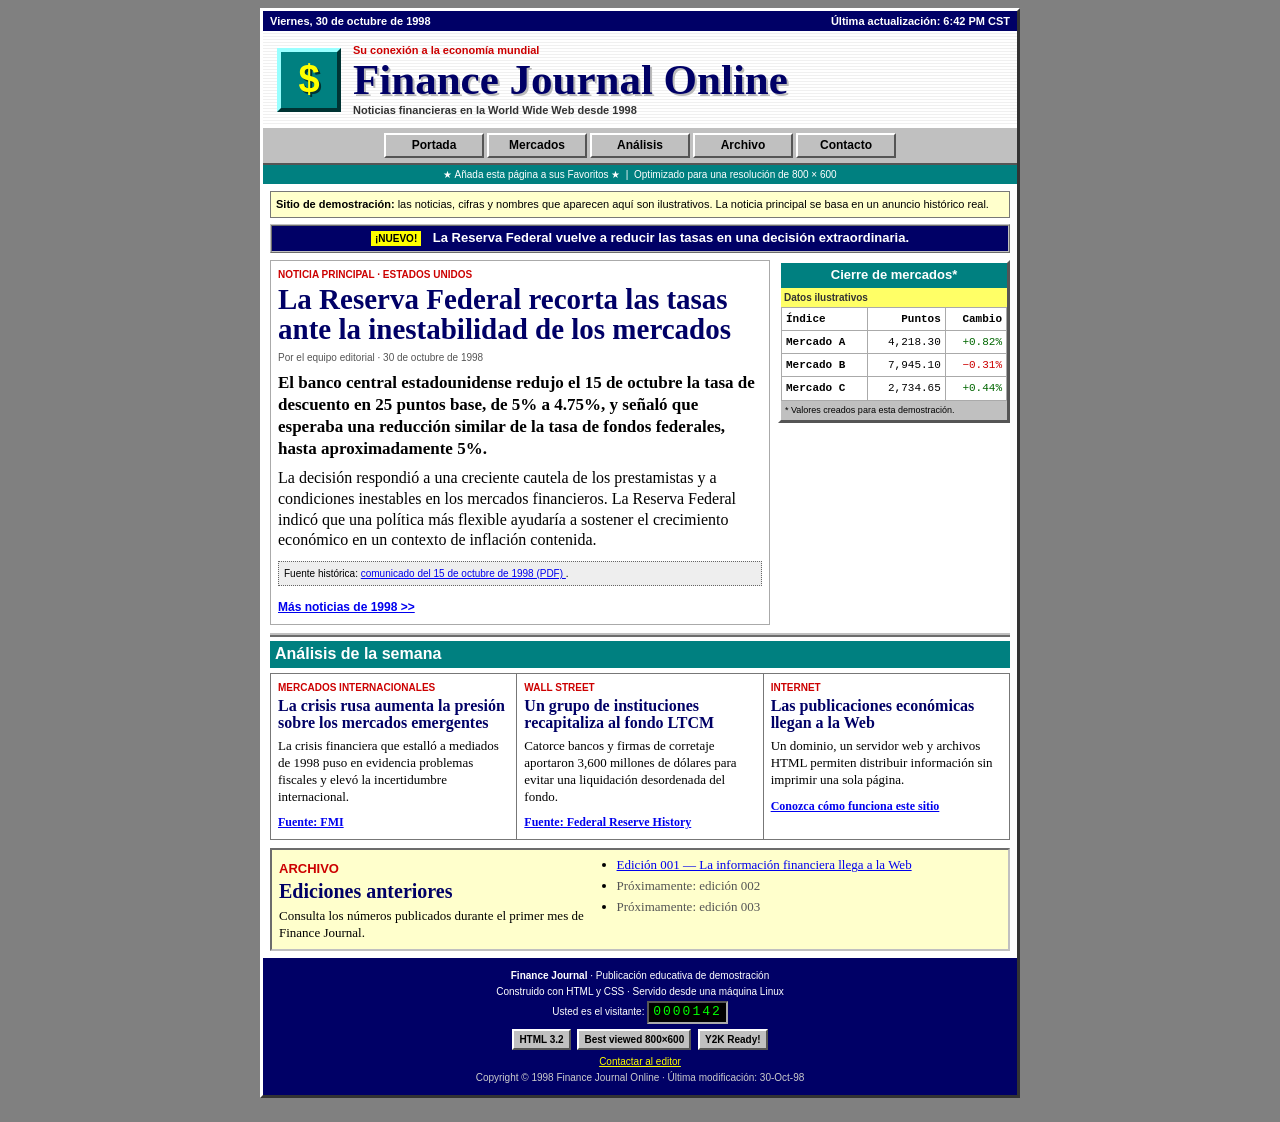
<file: app/frontend/index.html>
<!doctype html>
<html lang="es">
  <head>
    <meta charset="utf-8">
    <meta name="viewport" content="width=device-width, initial-scale=1">
    <meta name="description" content="Finance Journal, una publicación financiera estática de demostración inspirada en la web de los años noventa.">
    <title>Finance Journal — Economía y mercados</title>
    <link rel="stylesheet" href="styles.css">
  </head>
  <body>
    <a class="skip-link" href="#contenido">Ir al contenido</a>

    <div class="page-shell">
      <header class="site-header">
        <div class="utility-bar">
          <span>Viernes, 30 de octubre de 1998</span>
          <span>Última actualización: 6:42 PM CST</span>
        </div>

        <div class="brand-row">
          <div aria-hidden="true" class="brand-mark">$</div>
          <div>
            <p class="eyebrow">Su conexión a la economía mundial</p>
            <h1>Finance Journal Online</h1>
            <p class="tagline">Noticias financieras en la World Wide Web desde 1998</p>
          </div>
        </div>

        <nav aria-label="Navegación principal">
          <a href="#portada">Portada</a>
          <a href="#mercados">Mercados</a>
          <a href="#analisis">Análisis</a>
          <a href="#archivo">Archivo</a>
          <a href="#contacto">Contacto</a>
        </nav>

        <div class="browser-note">
          ★ Añada esta página a sus Favoritos ★ &nbsp;|&nbsp; Optimizado para una resolución de 800 × 600
        </div>
      </header>

      <main id="contenido">
        <aside class="demo-notice" aria-label="Aviso sobre la demostración">
          <strong>Sitio de demostración:</strong> las noticias, cifras y nombres que aparecen aquí son ilustrativos.
          La noticia principal se basa en un anuncio histórico real.
        </aside>

        <div class="breaking-news">
          <span class="new-badge">¡NUEVO!</span>
          La Reserva Federal vuelve a reducir las tasas en una decisión extraordinaria.
        </div>

        <section class="lead-grid" id="portada" aria-labelledby="headline-title">
          <article class="lead-story">
            <p class="section-label">Noticia principal · Estados Unidos</p>
            <h2 id="headline-title">La Reserva Federal recorta las tasas ante la inestabilidad de los mercados</h2>
            <p class="byline">Por el equipo editorial · 30 de octubre de 1998</p>
            <p class="summary">
              El banco central estadounidense redujo el 15 de octubre la tasa de descuento en 25 puntos
              base, de 5% a 4.75%, y señaló que esperaba una reducción similar de la tasa de fondos
              federales, hasta aproximadamente 5%.
            </p>
            <p>
              La decisión respondió a una creciente cautela de los prestamistas y a condiciones
              inestables en los mercados financieros. La Reserva Federal indicó que una política más
              flexible ayudaría a sostener el crecimiento económico en un contexto de inflación contenida.
            </p>
            <p class="source-note">
              Fuente histórica:
              <a href="https://fraser.stlouisfed.org/files/docs/historical/FOMC/meetingdocuments/19981015statement.pdf" target="_blank" rel="noreferrer">
                comunicado del 15 de octubre de 1998 (PDF)
              </a>.
            </p>
            <a class="text-link" href="#analisis">Más noticias de 1998 &gt;&gt;</a>
          </article>

          <aside class="market-box" id="mercados" aria-labelledby="market-title">
            <h2 id="market-title">Cierre de mercados*</h2>
            <table>
              <caption>Datos ilustrativos</caption>
              <thead>
                <tr>
                  <th scope="col">Índice</th>
                  <th scope="col">Puntos</th>
                  <th scope="col">Cambio</th>
                </tr>
              </thead>
              <tbody>
                <tr>
                  <th scope="row">Mercado A</th>
                  <td>4,218.30</td>
                  <td class="up">+0.82%</td>
                </tr>
                <tr>
                  <th scope="row">Mercado B</th>
                  <td>7,945.10</td>
                  <td class="down">−0.31%</td>
                </tr>
                <tr>
                  <th scope="row">Mercado C</th>
                  <td>2,734.65</td>
                  <td class="up">+0.44%</td>
                </tr>
              </tbody>
            </table>
            <p class="updated">* Valores creados para esta demostración.</p>
          </aside>
        </section>

        <section class="columns" id="analisis" aria-labelledby="analysis-title">
          <h2 id="analysis-title" class="section-heading">Análisis de la semana</h2>

          <div class="article-grid">
            <article>
              <p class="kicker">Mercados internacionales</p>
              <h3>La crisis rusa aumenta la presión sobre los mercados emergentes</h3>
              <p>La crisis financiera que estalló a mediados de 1998 puso en evidencia problemas fiscales y elevó la incertidumbre internacional.</p>
              <a href="https://www.imf.org/en/news/articles/2015/09/28/04/53/pn9967" target="_blank" rel="noreferrer">Fuente: FMI</a>
            </article>

            <article>
              <p class="kicker">Wall Street</p>
              <h3>Un grupo de instituciones recapitaliza al fondo LTCM</h3>
              <p>Catorce bancos y firmas de corretaje aportaron 3,600 millones de dólares para evitar una liquidación desordenada del fondo.</p>
              <a href="https://www.federalreservehistory.org/essays/ltcm-near-failure" target="_blank" rel="noreferrer">Fuente: Federal Reserve History</a>
            </article>

            <article>
              <p class="kicker">Internet</p>
              <h3>Las publicaciones económicas llegan a la Web</h3>
              <p>Un dominio, un servidor web y archivos HTML permiten distribuir información sin imprimir una sola página.</p>
              <a href="#archivo">Conozca cómo funciona este sitio</a>
            </article>
          </div>
        </section>

        <section class="archive" id="archivo" aria-labelledby="archive-title">
          <div>
            <p class="section-label">Archivo</p>
            <h2 id="archive-title">Ediciones anteriores</h2>
            <p>Consulta los números publicados durante el primer mes de Finance Journal.</p>
          </div>
          <ul>
            <li><a href="#portada">Edición 001 — La información financiera llega a la Web</a></li>
            <li><span>Próximamente: edición 002</span></li>
            <li><span>Próximamente: edición 003</span></li>
          </ul>
        </section>
      </main>

      <footer id="contacto">
        <p><strong>Finance Journal</strong> · Publicación educativa de demostración</p>
        <p>Construido con HTML y CSS · Servido desde una máquina Linux</p>
        <p class="counter" aria-label="Contador de visitas ilustrativo">Usted es el visitante: <span>0000142</span></p>
        <p class="web-badges"><span>HTML 3.2</span> <span>Best viewed 800×600</span> <span>Y2K Ready!</span></p>
        <p><a href="mailto:editor@example.com">Contactar al editor</a></p>
        <p class="copyright">Copyright © 1998 Finance Journal Online · Última modificación: 30-Oct-98</p>
      </footer>
    </div>
  </body>
</html>
</file>
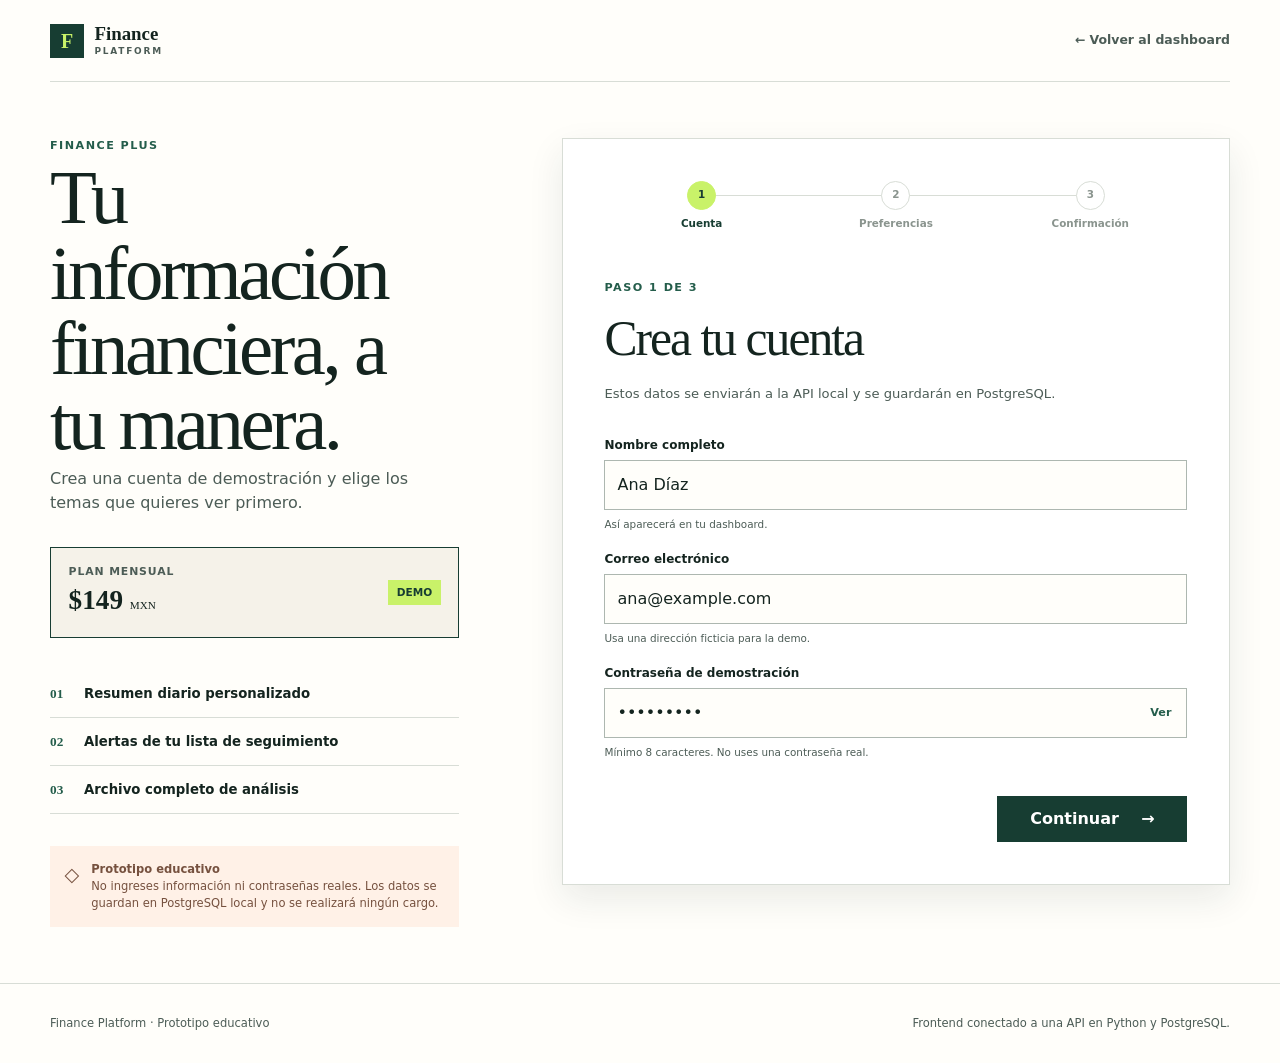
<file: app/stage-2/frontend/subscribe.html>
<!doctype html>
<html lang="es">
  <head>
    <meta charset="utf-8">
    <meta name="viewport" content="width=device-width, initial-scale=1">
    <meta name="description" content="Crea una cuenta de demostración y personaliza tu experiencia en Finance Platform.">
    <title>Crear cuenta — Finance Platform</title>
    <link rel="stylesheet" href="styles.css">
    <link rel="stylesheet" href="subscribe.css">
    <script src="tracing.js" defer></script>
    <script src="subscribe.js" defer></script>
  </head>
  <body class="signup-page">
    <a class="skip-link" href="#contenido">Ir al formulario</a>

    <header class="signup-header">
      <a class="brand" href="index.html" aria-label="Volver al inicio de Finance Platform">
        <span class="brand-symbol" aria-hidden="true">F</span>
        <span>
          <strong>Finance</strong>
          <small>PLATFORM</small>
        </span>
      </a>
      <a class="back-link" href="index.html"><span aria-hidden="true">←</span> Volver al dashboard</a>
    </header>

    <main id="contenido" class="signup-layout">
      <aside class="signup-story">
        <p class="eyebrow">Finance Plus</p>
        <h1>Tu información financiera, a tu manera.</h1>
        <p class="story-lead">Crea una cuenta de demostración y elige los temas que quieres ver primero.</p>

        <div class="plan-card" aria-label="Resumen del plan Finance Plus">
          <div>
            <p>Plan mensual</p>
            <strong>$149 <small>MXN</small></strong>
          </div>
          <span>Demo</span>
        </div>

        <ul class="benefits">
          <li><span aria-hidden="true">01</span> Resumen diario personalizado</li>
          <li><span aria-hidden="true">02</span> Alertas de tu lista de seguimiento</li>
          <li><span aria-hidden="true">03</span> Archivo completo de análisis</li>
        </ul>

        <div class="security-note">
          <span aria-hidden="true">◇</span>
          <p><strong>Prototipo educativo</strong>No ingreses información ni contraseñas reales. Los datos se guardan en PostgreSQL local y no se realizará ningún cargo.</p>
        </div>
      </aside>

      <section class="signup-workspace" aria-labelledby="form-title">
        <ol class="stepper" aria-label="Progreso de creación de cuenta">
          <li class="current" data-step-indicator="1"><span>1</span> Cuenta</li>
          <li data-step-indicator="2"><span>2</span> Preferencias</li>
          <li data-step-indicator="3"><span>3</span> Confirmación</li>
        </ol>

        <form id="signup-form" novalidate>
          <section class="form-step" data-step="1" aria-labelledby="form-title">
            <p class="eyebrow">Paso 1 de 3</p>
            <h2 id="form-title" tabindex="-1">Crea tu cuenta</h2>
            <p class="step-intro">Estos datos se enviarán a la API local y se guardarán en PostgreSQL.</p>

            <div class="field-grid">
              <label class="field full-field">
                <span>Nombre completo</span>
                <input type="text" name="name" autocomplete="name" value="Ana Díaz" minlength="2" required>
                <small>Así aparecerá en tu dashboard.</small>
              </label>

              <label class="field full-field">
                <span>Correo electrónico</span>
                <input type="email" name="email" autocomplete="email" value="ana@example.com" required>
                <small>Usa una dirección ficticia para la demo.</small>
              </label>

              <label class="field full-field">
                <span>Contraseña de demostración</span>
                <div class="password-field">
                  <input type="password" name="password" autocomplete="new-password" value="demo-2026" minlength="8" required>
                  <button type="button" class="password-toggle" aria-label="Mostrar contraseña" aria-pressed="false">Ver</button>
                </div>
                <small>Mínimo 8 caracteres. No uses una contraseña real.</small>
              </label>
            </div>

            <div class="form-actions single-action">
              <button class="primary-button next-button" type="button" data-next="2">Continuar <span aria-hidden="true">→</span></button>
            </div>
          </section>

          <section class="form-step" data-step="2" aria-labelledby="preferences-title" hidden>
            <p class="eyebrow">Paso 2 de 3</p>
            <h2 id="preferences-title" tabindex="-1">¿Qué quieres seguir?</h2>
            <p class="step-intro">Selecciona al menos un tema. Esto personalizará el contenido del dashboard.</p>

            <fieldset class="topic-grid">
              <legend class="sr-only">Temas de interés</legend>

              <label class="topic-card">
                <input type="checkbox" name="topics" value="Mercados" checked>
                <span class="checkmark" aria-hidden="true">✓</span>
                <span class="topic-icon market-topic" aria-hidden="true">↗</span>
                <strong>Mercados</strong>
                <small>Índices, acciones y movimientos destacados.</small>
              </label>

              <label class="topic-card">
                <input type="checkbox" name="topics" value="Economía" checked>
                <span class="checkmark" aria-hidden="true">✓</span>
                <span class="topic-icon economy-topic" aria-hidden="true">◎</span>
                <strong>Economía</strong>
                <small>Tasas, inflación y panorama internacional.</small>
              </label>

              <label class="topic-card">
                <input type="checkbox" name="topics" value="Finanzas personales">
                <span class="checkmark" aria-hidden="true">✓</span>
                <span class="topic-icon personal-topic" aria-hidden="true">◇</span>
                <strong>Finanzas personales</strong>
                <small>Ahorro, presupuesto y metas financieras.</small>
              </label>

              <label class="topic-card">
                <input type="checkbox" name="topics" value="Tecnología">
                <span class="checkmark" aria-hidden="true">✓</span>
                <span class="topic-icon tech-topic" aria-hidden="true">⌁</span>
                <strong>Tecnología</strong>
                <small>Innovación aplicada a servicios financieros.</small>
              </label>
            </fieldset>

            <p class="form-error" id="topics-error" role="alert" tabindex="-1" hidden>Selecciona al menos un tema para continuar.</p>

            <label class="consent-field">
              <input type="checkbox" name="newsletter" checked>
              <span>Quiero recibir el resumen financiero de demostración.</span>
            </label>

            <div class="form-actions">
              <button class="text-button" type="button" data-back="1"><span aria-hidden="true">←</span> Regresar</button>
              <button class="primary-button next-button" type="button" data-next="3">Revisar cuenta <span aria-hidden="true">→</span></button>
            </div>
          </section>

          <section class="form-step" data-step="3" aria-labelledby="review-title" hidden>
            <p class="eyebrow">Paso 3 de 3</p>
            <h2 id="review-title" tabindex="-1">Revisa tu cuenta</h2>
            <p class="step-intro">Estos datos se usarán para simular la creación de tu perfil.</p>

            <dl class="review-list">
              <div><dt>Nombre</dt><dd data-review="name">Ana Díaz</dd></div>
              <div><dt>Correo</dt><dd data-review="email">ana@example.com</dd></div>
              <div><dt>Intereses</dt><dd data-review="topics">Mercados, Economía</dd></div>
              <div><dt>Plan</dt><dd>Finance Plus · $149 MXN/mes</dd></div>
              <div><dt>Cobro</dt><dd><span class="demo-pill">Simulado</span> No se realizará ningún cargo</dd></div>
            </dl>

            <label class="consent-field terms-field">
              <input type="checkbox" name="terms" required>
              <span>Entiendo que esta es una demostración educativa y que los datos se guardarán en una base de datos local.</span>
            </label>
            <p class="form-error" id="terms-error" role="alert" hidden>Confirma que comprendes el alcance de la demostración.</p>

            <div class="form-actions">
              <button class="text-button" type="button" data-back="2"><span aria-hidden="true">←</span> Regresar</button>
              <button class="primary-button submit-button" type="submit">Crear cuenta demo</button>
            </div>
          </section>
        </form>

        <section class="success-state" id="success-state" aria-labelledby="success-title" hidden>
          <div class="success-mark" aria-hidden="true">✓</div>
          <p class="eyebrow">Cuenta creada</p>
          <h2 id="success-title" tabindex="-1">Todo listo, <span data-success-name>Ana</span>.</h2>
          <p>La API creó tu cuenta y PostgreSQL guardó la suscripción. El dashboard mostrará tu nombre al regresar.</p>

          <div class="request-preview">
            <div>
              <span class="method">POST</span>
              <code>/api/subscriptions</code>
              <span class="pending">201 Created</span>
            </div>
            <p>La solicitud viajó desde Nginx hacia la API de Python y terminó como una transacción en PostgreSQL.</p>
          </div>

          <a class="primary-button dashboard-link" href="index.html">Ir a mi dashboard <span aria-hidden="true">→</span></a>
        </section>
      </section>
    </main>

    <footer class="signup-footer">
      <p>Finance Platform · Prototipo educativo</p>
      <p>Frontend conectado a una API en Python y PostgreSQL.</p>
    </footer>
  </body>
</html>
</file>
<file: app/frontend/styles.css>
:root {
  --silver: #c0c0c0;
  --light: #efefef;
  --shadow: #666;
  --navy: #000066;
  --blue: #0000ee;
  --visited: #551a8b;
  --yellow: #ffff66;
  --red: #cc0000;
  --teal: #008080;
}

* {
  box-sizing: border-box;
}

body {
  margin: 0;
  color: #000;
  background: #808080;
  font-family: "Times New Roman", Times, serif;
  font-size: 16px;
  line-height: 1.3;
}

a {
  color: var(--blue);
  text-decoration: underline;
}

a:visited {
  color: var(--visited);
}

a:hover,
a:focus-visible {
  color: var(--red);
  background: #ffff00;
}

.skip-link {
  position: absolute;
  top: -4rem;
  left: 8px;
  z-index: 20;
  padding: 4px 8px;
  color: #fff;
  background: #000;
  font-family: Arial, Helvetica, sans-serif;
}

.skip-link:focus {
  top: 8px;
}

.page-shell {
  width: 760px;
  max-width: calc(100% - 16px);
  margin: 8px auto 24px;
  border-top: 3px solid #fff;
  border-left: 3px solid #fff;
  border-right: 3px solid #333;
  border-bottom: 3px solid #333;
  background: var(--silver);
}

.utility-bar {
  display: flex;
  justify-content: space-between;
  gap: 10px;
  padding: 3px 7px;
  color: #fff;
  background: var(--navy);
  font-family: Arial, Helvetica, sans-serif;
  font-size: 11px;
  font-weight: bold;
}

.brand-row {
  display: flex;
  align-items: center;
  gap: 12px;
  padding: 12px 14px 9px;
  background: #fff;
  background-image: repeating-linear-gradient(0deg, #fff 0 2px, #f0f0f0 2px 3px);
}

.brand-mark {
  display: grid;
  width: 64px;
  height: 64px;
  flex: 0 0 auto;
  place-items: center;
  border-top: 4px solid #99ffff;
  border-left: 4px solid #99ffff;
  border-right: 4px solid #003333;
  border-bottom: 4px solid #003333;
  color: #ffff00;
  background: var(--teal);
  font-family: Arial, Helvetica, sans-serif;
  font-size: 38px;
  font-weight: bold;
  text-shadow: 2px 2px #003333;
}

.eyebrow {
  margin: 0;
  color: var(--red);
  font-family: Arial, Helvetica, sans-serif;
  font-size: 11px;
  font-weight: bold;
}

h1 {
  margin: 0;
  color: var(--navy);
  font-family: "Times New Roman", Times, serif;
  font-size: 43px;
  line-height: 1;
  text-shadow: 2px 2px #bbb;
}

.tagline {
  margin: 2px 0 0;
  color: #333;
  font-family: Arial, Helvetica, sans-serif;
  font-size: 11px;
  font-weight: bold;
}

nav {
  display: flex;
  flex-wrap: wrap;
  justify-content: center;
  gap: 3px;
  padding: 5px;
  border-top: 2px solid #fff;
  border-bottom: 2px solid #555;
  background: var(--silver);
}

nav a {
  min-width: 100px;
  padding: 3px 8px;
  border-top: 2px solid #fff;
  border-left: 2px solid #fff;
  border-right: 2px solid #555;
  border-bottom: 2px solid #555;
  color: #000 !important;
  background: var(--silver);
  font-family: Arial, Helvetica, sans-serif;
  font-size: 12px;
  font-weight: bold;
  text-align: center;
  text-decoration: none;
}

nav a:active {
  border-top-color: #555;
  border-left-color: #555;
  border-right-color: #fff;
  border-bottom-color: #fff;
}

.browser-note {
  padding: 3px 6px;
  color: #fff;
  background: var(--teal);
  font-family: Arial, Helvetica, sans-serif;
  font-size: 10px;
  text-align: center;
}

main {
  padding: 7px;
  background: #fff;
}

.demo-notice {
  margin-bottom: 6px;
  padding: 5px;
  border: 1px solid #777;
  background: #ffffcc;
  font-family: Arial, Helvetica, sans-serif;
  font-size: 11px;
}

.breaking-news {
  margin-bottom: 7px;
  padding: 4px 7px;
  border: 2px ridge var(--silver);
  color: #fff;
  background: var(--navy);
  font-family: Arial, Helvetica, sans-serif;
  font-size: 13px;
  font-weight: bold;
  text-align: center;
}

.new-badge {
  display: inline-block;
  margin-right: 8px;
  padding: 1px 4px;
  color: #000;
  background: #ffff00;
  font-size: 10px;
}

.lead-grid {
  display: grid;
  grid-template-columns: minmax(0, 1fr) 232px;
  gap: 8px;
}

.lead-story {
  padding: 7px;
  border: 1px solid #aaa;
}

.section-label,
.kicker {
  margin: 0 0 3px;
  color: var(--red);
  font-family: Arial, Helvetica, sans-serif;
  font-size: 10px;
  font-weight: bold;
  text-transform: uppercase;
}

.lead-story h2 {
  margin: 0 0 4px;
  color: var(--navy);
  font-size: 29px;
  line-height: 1.05;
}

.byline {
  margin: 6px 0;
  color: #555;
  font-family: Arial, Helvetica, sans-serif;
  font-size: 10px;
}

.summary {
  margin: 8px 0;
  font-size: 17px;
  font-weight: bold;
}

.lead-story p:not(.section-label, .byline, .summary, .source-note) {
  margin: 7px 0;
}

.source-note {
  padding: 5px;
  border: 1px dotted #666;
  background: #eee;
  font-family: Arial, Helvetica, sans-serif;
  font-size: 10px;
}

.text-link {
  font-family: Arial, Helvetica, sans-serif;
  font-size: 12px;
  font-weight: bold;
}

.market-box {
  align-self: start;
  border-top: 3px solid #fff;
  border-left: 3px solid #fff;
  border-right: 3px solid #555;
  border-bottom: 3px solid #555;
  background: var(--silver);
}

.market-box h2 {
  margin: 0;
  padding: 4px 5px;
  color: #fff;
  background: var(--teal);
  font-family: Arial, Helvetica, sans-serif;
  font-size: 13px;
  text-align: center;
}

table {
  width: 100%;
  border-collapse: collapse;
  background: #fff;
  font-family: "Courier New", Courier, monospace;
  font-size: 11px;
}

caption {
  padding: 3px;
  color: #333;
  background: var(--yellow);
  font-family: Arial, Helvetica, sans-serif;
  font-size: 10px;
  font-weight: bold;
  text-align: left;
}

th,
td {
  padding: 4px;
  border: 1px solid #aaa;
  text-align: right;
}

th:first-child {
  text-align: left;
}

.up {
  color: #006600;
}

.down {
  color: var(--red);
}

.updated {
  margin: 0;
  padding: 4px;
  font-family: Arial, Helvetica, sans-serif;
  font-size: 9px;
}

.columns {
  margin-top: 8px;
  padding-top: 4px;
  border-top: 4px ridge var(--silver);
}

.section-heading {
  margin: 0 0 5px;
  padding: 3px 5px;
  color: #fff;
  background: var(--teal);
  font-family: Arial, Helvetica, sans-serif;
  font-size: 16px;
}

.article-grid {
  display: grid;
  grid-template-columns: repeat(3, 1fr);
  gap: 1px;
  background: #777;
  border: 1px solid #777;
}

.article-grid article {
  padding: 7px;
  background: #fff;
}

.article-grid h3 {
  margin: 0;
  color: var(--navy);
  font-size: 16px;
  line-height: 1.1;
}

.article-grid p:not(.kicker) {
  margin: 6px 0;
  font-size: 13px;
}

.article-grid a {
  font-size: 12px;
  font-weight: bold;
}

.archive {
  display: grid;
  grid-template-columns: 1fr 1.3fr;
  gap: 10px;
  margin-top: 8px;
  padding: 7px;
  border: 2px inset var(--silver);
  background: #ffffcc;
}

.archive h2 {
  margin: 0;
  color: var(--navy);
  font-size: 20px;
}

.archive p {
  margin: 4px 0 0;
  font-size: 13px;
}

.archive ul {
  margin: 0;
  padding-left: 18px;
  font-size: 13px;
}

.archive li + li {
  margin-top: 4px;
}

.archive span {
  color: #555;
}

footer {
  padding: 8px;
  color: #fff;
  background: var(--navy);
  font-family: Arial, Helvetica, sans-serif;
  font-size: 10px;
  text-align: center;
}

footer p {
  margin: 3px;
}

footer a,
footer a:visited {
  color: #ffff00;
}

.counter span {
  display: inline-block;
  padding: 1px 4px;
  border: 2px inset #aaa;
  color: #00ff00;
  background: #000;
  font-family: "Courier New", Courier, monospace;
  font-size: 13px;
  letter-spacing: 2px;
}

.web-badges span {
  display: inline-block;
  margin: 2px;
  padding: 2px 5px;
  border-top: 2px solid #fff;
  border-left: 2px solid #fff;
  border-right: 2px solid #555;
  border-bottom: 2px solid #555;
  color: #000;
  background: var(--silver);
  font-weight: bold;
}

.copyright {
  color: #ccc;
}

@media (max-width: 620px) {
  .page-shell {
    max-width: 100%;
    margin-top: 0;
    border-left: 0;
    border-right: 0;
  }

  .utility-bar,
  .brand-row {
    align-items: flex-start;
  }

  .utility-bar {
    flex-direction: column;
  }

  .brand-mark {
    width: 50px;
    height: 50px;
    font-size: 28px;
  }

  h1 {
    font-size: 30px;
  }

  nav a {
    flex: 1 0 31%;
    min-width: 0;
  }

  .lead-grid,
  .archive,
  .article-grid {
    grid-template-columns: 1fr;
  }
}
</file>
<file: app/stage-2/frontend/styles.css>
:root {
  --ink: #14241f;
  --ink-soft: #4c5c56;
  --forest: #173d32;
  --forest-2: #245d4b;
  --lime: #c9f269;
  --cream: #f5f2e9;
  --paper: #fffefa;
  --line: #d8ddd6;
  --orange: #e26f3f;
  --red: #b5433c;
  --blue: #5b87d6;
  --shadow: 0 14px 34px rgb(26 47 40 / 9%);
}

* {
  box-sizing: border-box;
}

html {
  scroll-behavior: smooth;
}

body {
  margin: 0;
  color: var(--ink);
  background: var(--cream);
  font-family: Inter, ui-sans-serif, system-ui, -apple-system, BlinkMacSystemFont, "Segoe UI", sans-serif;
  line-height: 1.5;
}

button,
input {
  font: inherit;
}

a {
  color: inherit;
  text-underline-offset: 0.22em;
}

button,
a {
  -webkit-tap-highlight-color: transparent;
}

:focus-visible {
  outline: 3px solid var(--orange);
  outline-offset: 3px;
}

.skip-link {
  position: fixed;
  top: -5rem;
  left: 1rem;
  z-index: 50;
  padding: 0.7rem 1rem;
  color: white;
  background: var(--forest);
}

.skip-link:focus {
  top: 1rem;
}

.site-header {
  position: sticky;
  top: 0;
  z-index: 20;
  border-bottom: 1px solid rgb(20 36 31 / 10%);
  background: rgb(255 254 250 / 94%);
  backdrop-filter: blur(16px);
}

.header-inner {
  display: flex;
  width: min(1180px, calc(100% - 2rem));
  min-height: 72px;
  margin: 0 auto;
  align-items: center;
  justify-content: space-between;
  gap: 2rem;
}

.brand {
  display: inline-flex;
  align-items: center;
  gap: 0.65rem;
  color: var(--ink);
  text-decoration: none;
}

.brand-symbol {
  display: grid;
  width: 34px;
  height: 34px;
  place-items: center;
  color: var(--lime);
  background: var(--forest);
  font-family: Georgia, serif;
  font-size: 1.25rem;
  font-weight: 700;
}

.brand > span:last-child {
  display: grid;
  line-height: 1;
}

.brand strong {
  font-family: Georgia, "Times New Roman", serif;
  font-size: 1.18rem;
}

.brand small {
  margin-top: 0.2rem;
  color: var(--ink-soft);
  font-size: 0.56rem;
  font-weight: 800;
  letter-spacing: 0.2em;
}

.header-inner nav {
  display: flex;
  align-self: stretch;
}

.header-inner nav a {
  display: grid;
  min-width: 84px;
  place-items: center;
  border-bottom: 3px solid transparent;
  color: var(--ink-soft);
  font-size: 0.86rem;
  font-weight: 650;
  text-decoration: none;
}

.header-inner nav a:hover,
.header-inner nav a.active {
  border-color: var(--forest);
  color: var(--ink);
}

.account-button {
  display: flex;
  align-items: center;
  gap: 0.6rem;
  padding: 0;
  border: 0;
  color: var(--ink);
  background: transparent;
  cursor: pointer;
  text-align: left;
}

.avatar {
  display: grid;
  width: 37px;
  height: 37px;
  place-items: center;
  border-radius: 50%;
  color: var(--forest);
  background: var(--lime);
  font-size: 0.72rem;
  font-weight: 800;
}

.account-copy {
  display: grid;
  font-size: 0.75rem;
}

.account-copy small {
  color: var(--ink-soft);
}

.demo-banner {
  display: flex;
  justify-content: center;
  gap: 0.7rem;
  padding: 0.45rem 1rem;
  color: var(--forest);
  background: var(--lime);
  font-size: 0.74rem;
}

.release-banner {
  display: flex;
  flex-wrap: wrap;
  justify-content: center;
  gap: 0.6rem;
  padding: 0.7rem 1rem;
  color: var(--paper);
  background: var(--forest);
  font-size: 0.85rem;
  text-align: center;
}

.release-banner strong {
  color: var(--lime);
}

main {
  width: min(1180px, calc(100% - 2rem));
  margin: 0 auto;
  padding: 3rem 0 5rem;
}

.welcome,
.section-header,
.panel-header,
.card-heading {
  display: flex;
  align-items: center;
  justify-content: space-between;
  gap: 1rem;
}

.welcome {
  margin-bottom: 2rem;
}

.eyebrow {
  margin: 0 0 0.35rem;
  color: var(--forest-2);
  font-size: 0.7rem;
  font-weight: 800;
  letter-spacing: 0.13em;
  text-transform: uppercase;
}

h1,
h2,
h3,
p {
  margin-top: 0;
}

h1,
h2,
h3 {
  text-wrap: balance;
}

h1 {
  margin-bottom: 0.35rem;
  font-family: Georgia, "Times New Roman", serif;
  font-size: clamp(2.35rem, 5vw, 4.6rem);
  font-weight: 500;
  letter-spacing: -0.045em;
  line-height: 0.98;
}

.welcome-copy {
  margin: 0;
  color: var(--ink-soft);
  font-size: 1.02rem;
}

.outline-button,
.primary-button {
  display: inline-flex;
  align-items: center;
  justify-content: center;
  gap: 1.4rem;
  min-height: 43px;
  padding: 0.65rem 1rem;
  border: 1px solid var(--ink);
  color: var(--ink);
  background: transparent;
  font-weight: 750;
  cursor: pointer;
  text-decoration: none;
}

.outline-button:hover {
  color: var(--paper);
  background: var(--ink);
}

.primary-button {
  border-color: var(--lime);
  color: var(--forest);
  background: var(--lime);
}

.primary-button:hover {
  border-color: white;
  background: white;
}

.summary-grid {
  display: grid;
  grid-template-columns: 1.35fr 1fr 1fr;
  gap: 1rem;
  margin-bottom: 1rem;
}

.summary-grid article,
.panel {
  border: 1px solid var(--line);
  background: var(--paper);
  box-shadow: var(--shadow);
}

.summary-grid article {
  min-height: 230px;
  padding: 1.4rem;
}

.dark-card {
  color: #fff;
  background: var(--forest) !important;
}

.card-heading p,
.card-heading span {
  margin: 0;
  font-size: 0.76rem;
  font-weight: 700;
}

.status-dot::before {
  display: inline-block;
  width: 7px;
  height: 7px;
  margin-right: 0.35rem;
  border-radius: 50%;
  background: var(--lime);
  content: "";
}

.balance {
  margin: 2rem 0 0.1rem;
  font-family: Georgia, "Times New Roman", serif;
  font-size: clamp(2rem, 4vw, 3rem);
  letter-spacing: -0.04em;
}

.gain {
  color: var(--lime);
  font-size: 0.78rem;
  font-weight: 700;
}

.allocation {
  display: flex;
  height: 8px;
  margin-top: 1.6rem;
  overflow: hidden;
  background: #fff;
}

.allocation span {
  width: var(--size);
}

.stocks {
  background: var(--lime);
}

.bonds {
  background: var(--blue);
}

.cash {
  background: var(--orange);
}

.legend {
  display: flex;
  flex-wrap: wrap;
  gap: 0.8rem;
  margin: 0.65rem 0 0;
  padding: 0;
  list-style: none;
  font-size: 0.65rem;
}

.legend i {
  display: inline-block;
  width: 7px;
  height: 7px;
  margin-right: 0.25rem;
}

.insight-card {
  position: relative;
  overflow: hidden;
}

.insight-icon {
  position: absolute;
  top: -25px;
  right: -8px;
  color: rgb(23 61 50 / 7%);
  font-family: Georgia, serif;
  font-size: 8rem;
  line-height: 1;
}

.insight-card h2,
.goal-card h2 {
  margin: 1.7rem 0 0.65rem;
  font-family: Georgia, "Times New Roman", serif;
  font-size: 1.45rem;
  line-height: 1.12;
}

.insight-card > p:not(.eyebrow),
.goal-card > p,
.goal-card small {
  color: var(--ink-soft);
  font-size: 0.78rem;
}

.insight-card a {
  font-size: 0.78rem;
  font-weight: 800;
}

.goal-card strong {
  color: var(--ink);
  font-size: 1.05rem;
}

.progress {
  height: 8px;
  margin: 1.5rem 0 0.65rem;
  background: #e5e8e3;
}

.progress span {
  display: block;
  width: 74%;
  height: 100%;
  background: var(--forest-2);
}

.dashboard-grid {
  display: grid;
  grid-template-columns: minmax(0, 1.55fr) minmax(340px, 0.8fr);
  gap: 1rem;
}

.panel {
  padding: 1.4rem;
}

.panel h2,
.section-header h2,
.membership h2,
dialog h2 {
  margin: 0;
  font-family: Georgia, "Times New Roman", serif;
  font-size: 1.8rem;
  font-weight: 500;
  letter-spacing: -0.025em;
}

.period-selector {
  display: flex;
  padding: 3px;
  background: var(--cream);
}

.period-selector button {
  padding: 0.32rem 0.62rem;
  border: 0;
  color: var(--ink-soft);
  background: transparent;
  font-size: 0.68rem;
  font-weight: 800;
  cursor: pointer;
}

.period-selector button.selected {
  color: white;
  background: var(--forest);
}

.chart-summary {
  display: flex;
  align-items: baseline;
  gap: 0.7rem;
  margin: 1.5rem 0 0;
}

.chart-summary strong {
  font-family: Georgia, serif;
  font-size: 1.5rem;
}

.chart-summary span {
  color: var(--forest-2);
  font-size: 0.75rem;
  font-weight: 700;
}

.chart {
  margin-top: 0.5rem;
}

.chart svg {
  display: block;
  width: 100%;
  height: auto;
}

.grid-lines line {
  stroke: #dce2dc;
  stroke-dasharray: 4 6;
}

.chart-area {
  fill: rgb(201 242 105 / 35%);
  transition: d 300ms ease;
}

.chart-line {
  fill: none;
  stroke: var(--forest-2);
  stroke-linecap: round;
  stroke-width: 4;
  transition: d 300ms ease;
}

.chart-point {
  fill: var(--lime);
  stroke: var(--forest);
  stroke-width: 3;
}

.icon-button {
  width: 34px;
  height: 34px;
  border: 1px solid var(--line);
  color: var(--ink);
  background: var(--cream);
  font-size: 1.2rem;
  cursor: pointer;
}

.watchlist-panel table {
  width: 100%;
  margin-top: 1rem;
  border-collapse: collapse;
  font-size: 0.77rem;
}

.watchlist-panel th,
.watchlist-panel td {
  padding: 0.78rem 0.25rem;
  border-bottom: 1px solid var(--line);
  text-align: right;
}

.watchlist-panel th:first-child {
  text-align: left;
}

.watchlist-panel thead th {
  color: var(--ink-soft);
  font-size: 0.62rem;
  letter-spacing: 0.08em;
  text-transform: uppercase;
}

.watchlist-panel tbody th {
  display: grid;
}

.watchlist-panel tbody small {
  color: var(--ink-soft);
  font-weight: 500;
}

.quotes-status {
  margin: 0.8rem 0 0;
  color: var(--ink-soft);
  font-size: 0.68rem;
  text-align: right;
}

.quotes-status.live::before {
  content: "●";
  margin-right: 0.35rem;
  color: var(--forest-2);
}

.positive {
  color: var(--forest-2);
  font-weight: 750;
}

.negative {
  color: var(--red);
  font-weight: 750;
}

.neutral {
  color: var(--ink-soft);
}

.star {
  border: 0;
  color: #8c978f;
  background: transparent;
  font-size: 1.1rem;
  cursor: pointer;
}

.star.active {
  color: var(--orange);
}

.news-section {
  padding-top: 5rem;
}

.section-header {
  margin-bottom: 1.3rem;
}

.section-header > a {
  font-size: 0.78rem;
  font-weight: 800;
}

.news-grid {
  display: grid;
  grid-template-columns: 1.5fr 0.75fr 0.75fr;
  gap: 1rem;
}

.news-grid article {
  border: 1px solid var(--line);
  background: var(--paper);
}

.story-visual {
  min-height: 160px;
  background: var(--forest);
}

.market-visual {
  position: relative;
  display: flex;
  align-items: end;
  gap: 8%;
  padding: 2rem;
  overflow: hidden;
}

.market-visual::before,
.market-visual::after {
  position: absolute;
  width: 260px;
  height: 260px;
  border: 1px solid rgb(201 242 105 / 25%);
  border-radius: 50%;
  content: "";
}

.market-visual::before {
  top: -150px;
  right: -50px;
}

.market-visual::after {
  top: -100px;
  right: 0;
}

.market-visual span {
  position: absolute;
  top: 1rem;
  left: 1.2rem;
  color: var(--lime);
  font-family: Georgia, serif;
  font-size: 3rem;
}

.market-visual i {
  width: 11%;
  background: var(--lime);
}

.market-visual i:nth-of-type(1) { height: 28%; }
.market-visual i:nth-of-type(2) { height: 48%; }
.market-visual i:nth-of-type(3) { height: 42%; }
.market-visual i:nth-of-type(4) { height: 68%; }
.market-visual i:nth-of-type(5) { height: 82%; }

.story-copy {
  padding: 1.2rem;
}

.story-copy h3 {
  margin-bottom: 0.65rem;
  font-family: Georgia, "Times New Roman", serif;
  font-size: 1.25rem;
  line-height: 1.16;
}

.featured-news .story-copy h3 {
  font-size: 1.6rem;
}

.story-copy > p:not(.eyebrow) {
  color: var(--ink-soft);
  font-size: 0.82rem;
}

.story-copy a {
  font-size: 0.78rem;
  font-weight: 800;
}

.bars-visual {
  display: flex;
  align-items: center;
  justify-content: center;
  gap: 8px;
  background: var(--orange);
}

.bars-visual i {
  width: 24px;
  background: var(--paper);
}

.bars-visual i:nth-child(1) { height: 25%; }
.bars-visual i:nth-child(2) { height: 45%; }
.bars-visual i:nth-child(3) { height: 62%; }
.bars-visual i:nth-child(4) { height: 78%; }

.globe-visual {
  display: grid;
  place-items: center;
  background: var(--blue);
}

.globe-visual span {
  color: var(--paper);
  font-family: Georgia, serif;
  font-size: 7rem;
  line-height: 1;
}

.membership {
  display: grid;
  grid-template-columns: 1.15fr 1fr auto;
  gap: 3rem;
  margin-top: 5rem;
  padding: 2.2rem;
  align-items: center;
  color: white;
  background: var(--forest);
}

.membership .eyebrow {
  color: var(--lime);
}

.membership > div > p:not(.eyebrow),
.membership li {
  color: #cad8d1;
  font-size: 0.82rem;
}

.membership ul {
  margin: 0;
  padding: 0;
  list-style: none;
}

.membership li + li {
  margin-top: 0.45rem;
}

.membership li::before {
  margin-right: 0.5rem;
  color: var(--lime);
  content: "✓";
}

.membership-action {
  text-align: right;
}

.membership-action p {
  margin-bottom: 0.6rem;
}

.membership-action strong {
  font-family: Georgia, serif;
  font-size: 2rem;
}

.membership-action span {
  color: #cad8d1;
  font-size: 0.7rem;
}

footer {
  display: flex;
  min-height: 120px;
  padding: 2rem max(1rem, calc((100% - 1180px) / 2));
  align-items: center;
  justify-content: space-between;
  gap: 2rem;
  border-top: 1px solid var(--line);
  color: var(--ink-soft);
  background: var(--paper);
  font-size: 0.72rem;
}

.footer-brand strong {
  color: var(--ink);
}

footer p {
  margin: 0;
}

footer nav {
  display: flex;
  gap: 1rem;
}

dialog {
  width: min(520px, calc(100% - 2rem));
  padding: 0;
  border: 0;
  color: var(--ink);
  background: var(--paper);
  box-shadow: 0 30px 80px rgb(0 0 0 / 30%);
}

dialog::backdrop {
  background: rgb(11 27 22 / 65%);
  backdrop-filter: blur(4px);
}

.dialog-content {
  position: relative;
  padding: 2rem;
}

.dialog-content > p {
  margin-top: 1rem;
  color: var(--ink-soft);
}

.dialog-close {
  position: absolute;
  top: 0.8rem;
  right: 0.8rem;
  width: 34px;
  height: 34px;
  border: 0;
  background: var(--cream);
  font-size: 1.4rem;
  cursor: pointer;
}

.architecture-flow {
  display: flex;
  margin: 1.5rem 0;
  align-items: center;
  justify-content: space-between;
  gap: 0.5rem;
}

.architecture-flow span {
  display: grid;
  flex: 1;
  min-height: 76px;
  padding: 0.8rem;
  place-content: center;
  color: white;
  background: var(--forest);
  font-weight: 800;
  text-align: center;
}

.architecture-flow small {
  color: var(--lime);
  font-size: 0.65rem;
  font-weight: 500;
}

.full-width {
  width: 100%;
}

.sr-only {
  position: absolute;
  width: 1px;
  height: 1px;
  padding: 0;
  margin: -1px;
  overflow: hidden;
  clip: rect(0, 0, 0, 0);
  white-space: nowrap;
  border: 0;
}

@media (max-width: 960px) {
  .header-inner nav {
    display: none;
  }

  .summary-grid {
    grid-template-columns: 1fr 1fr;
  }

  .balance-card {
    grid-column: 1 / -1;
  }

  .dashboard-grid,
  .news-grid {
    grid-template-columns: 1fr;
  }

  .story-visual {
    min-height: 220px;
  }

  .membership {
    grid-template-columns: 1fr 1fr;
  }

  .membership-action {
    grid-column: 1 / -1;
    text-align: left;
  }
}

@media (max-width: 620px) {
  .account-copy,
  .demo-banner span {
    display: none;
  }

  main {
    padding-top: 2rem;
  }

  .welcome,
  .section-header {
    align-items: flex-start;
    flex-direction: column;
  }

  .summary-grid,
  .membership {
    grid-template-columns: 1fr;
  }

  .balance-card,
  .membership-action {
    grid-column: auto;
  }

  .dashboard-grid {
    grid-template-columns: minmax(0, 1fr);
  }

  .panel {
    padding: 1rem;
  }

  .watchlist-panel {
    overflow-x: auto;
  }

  .membership {
    gap: 1.5rem;
    padding: 1.5rem;
  }

  footer {
    align-items: flex-start;
    flex-direction: column;
  }

  .architecture-flow {
    align-items: stretch;
    flex-direction: column;
  }

  .architecture-flow b {
    transform: rotate(90deg);
  }
}

@media (prefers-reduced-motion: reduce) {
  html {
    scroll-behavior: auto;
  }

  *,
  *::before,
  *::after {
    transition-duration: 0.01ms !important;
  }
}
</file>
<file: app/stage-2/frontend/subscribe.css>
.signup-page {
  min-height: 100vh;
  background: var(--paper);
}

.signup-header {
  display: flex;
  width: min(1180px, calc(100% - 2rem));
  min-height: 82px;
  margin: 0 auto;
  align-items: center;
  justify-content: space-between;
  border-bottom: 1px solid var(--line);
}

.back-link {
  color: var(--ink-soft);
  font-size: 0.78rem;
  font-weight: 750;
  text-decoration: none;
}

.back-link:hover {
  color: var(--ink);
}

.signup-layout {
  display: grid;
  width: min(1180px, calc(100% - 2rem));
  min-height: calc(100vh - 180px);
  margin: 0 auto;
  padding: 3.5rem 0;
  grid-template-columns: minmax(280px, 0.76fr) minmax(520px, 1.24fr);
  gap: clamp(3rem, 8vw, 8rem);
}

.signup-story {
  align-self: start;
}

.signup-story h1 {
  max-width: 560px;
  font-size: clamp(3rem, 6vw, 5.5rem);
}

.story-lead {
  max-width: 460px;
  color: var(--ink-soft);
  font-size: 1rem;
}

.plan-card {
  display: flex;
  max-width: 460px;
  margin-top: 2rem;
  padding: 1rem 1.1rem;
  align-items: center;
  justify-content: space-between;
  border: 1px solid var(--forest);
  background: var(--cream);
}

.plan-card p,
.plan-card strong {
  margin: 0;
}

.plan-card p {
  color: var(--ink-soft);
  font-size: 0.68rem;
  font-weight: 750;
  letter-spacing: 0.08em;
  text-transform: uppercase;
}

.plan-card strong {
  font-family: Georgia, serif;
  font-size: 1.7rem;
}

.plan-card strong small {
  font-family: inherit;
  font-size: 0.7rem;
  font-weight: 500;
}

.plan-card > span {
  padding: 0.3rem 0.55rem;
  color: var(--forest);
  background: var(--lime);
  font-size: 0.66rem;
  font-weight: 850;
  text-transform: uppercase;
}

.benefits {
  max-width: 460px;
  margin: 2rem 0;
  padding: 0;
  list-style: none;
}

.benefits li {
  display: flex;
  padding: 0.85rem 0;
  align-items: center;
  border-bottom: 1px solid var(--line);
  font-size: 0.83rem;
  font-weight: 650;
}

.benefits span {
  width: 34px;
  color: var(--forest-2);
  font-family: Georgia, serif;
}

.security-note {
  display: flex;
  max-width: 460px;
  gap: 0.75rem;
  padding: 0.9rem;
  color: #76513f;
  background: #fff1e7;
  font-size: 0.72rem;
}

.security-note > span {
  font-size: 1.2rem;
}

.security-note p {
  display: grid;
  margin: 0;
}

.signup-workspace {
  align-self: start;
  padding: clamp(1.4rem, 4vw, 2.6rem);
  border: 1px solid var(--line);
  background: #fff;
  box-shadow: var(--shadow);
}

.stepper {
  display: grid;
  margin: 0 0 3rem;
  padding: 0;
  grid-template-columns: repeat(3, 1fr);
  list-style: none;
}

.stepper li {
  position: relative;
  display: grid;
  gap: 0.4rem;
  color: #8a948e;
  font-size: 0.65rem;
  font-weight: 750;
  text-align: center;
}

.stepper li::before {
  position: absolute;
  top: 14px;
  right: 50%;
  width: 100%;
  height: 1px;
  z-index: 0;
  background: var(--line);
  content: "";
}

.stepper li:first-child::before {
  display: none;
}

.stepper span {
  display: grid;
  width: 29px;
  height: 29px;
  margin: 0 auto;
  z-index: 1;
  place-items: center;
  border: 1px solid var(--line);
  border-radius: 50%;
  background: #fff;
}

.stepper li.current,
.stepper li.complete {
  color: var(--forest);
}

.stepper li.current span {
  color: var(--forest);
  border-color: var(--lime);
  background: var(--lime);
}

.stepper li.complete span {
  color: white;
  border-color: var(--forest);
  background: var(--forest);
}

.form-step h2,
.success-state h2 {
  margin-bottom: 0.5rem;
  font-family: Georgia, "Times New Roman", serif;
  font-size: clamp(2rem, 4vw, 3.1rem);
  font-weight: 500;
  letter-spacing: -0.04em;
}

.step-intro,
.success-state > p {
  color: var(--ink-soft);
  font-size: 0.82rem;
}

.field-grid {
  display: grid;
  gap: 1.1rem;
  margin-top: 2rem;
}

.field {
  display: grid;
  gap: 0.4rem;
}

.field > span {
  font-size: 0.75rem;
  font-weight: 750;
}

.field input {
  width: 100%;
  min-height: 48px;
  padding: 0.75rem;
  border: 1px solid #adb7b0;
  border-radius: 0;
  color: var(--ink);
  background: var(--paper);
}

.field input:focus {
  border-color: var(--forest);
  outline: 2px solid var(--lime);
  outline-offset: 1px;
}

.field input[aria-invalid="true"] {
  border-color: var(--red);
  background: #fff8f7;
}

.field small {
  color: var(--ink-soft);
  font-size: 0.65rem;
}

.password-field {
  position: relative;
}

.password-field input {
  padding-right: 4rem;
}

.password-toggle {
  position: absolute;
  top: 50%;
  right: 0.5rem;
  padding: 0.3rem 0.5rem;
  transform: translateY(-50%);
  border: 0;
  color: var(--forest-2);
  background: transparent;
  font-size: 0.7rem;
  font-weight: 800;
  cursor: pointer;
}

.form-actions {
  display: flex;
  margin-top: 2.2rem;
  align-items: center;
  justify-content: space-between;
  gap: 1rem;
}

.single-action {
  justify-content: flex-end;
}

.next-button,
.submit-button {
  min-width: 190px;
  border-color: var(--forest);
  color: white;
  background: var(--forest);
}

.next-button:hover,
.submit-button:hover {
  color: var(--forest);
  border-color: var(--lime);
  background: var(--lime);
}

.text-button {
  padding: 0.5rem 0;
  border: 0;
  color: var(--ink-soft);
  background: transparent;
  font-size: 0.75rem;
  font-weight: 750;
  cursor: pointer;
}

.topic-grid {
  display: grid;
  margin: 2rem 0 0;
  padding: 0;
  border: 0;
  grid-template-columns: 1fr 1fr;
  gap: 0.8rem;
}

.topic-card {
  position: relative;
  display: grid;
  min-height: 160px;
  padding: 1rem;
  align-content: end;
  border: 1px solid var(--line);
  cursor: pointer;
}

.topic-card:has(input:checked) {
  border: 2px solid var(--forest);
  background: #f8fbeF;
}

.topic-card input {
  position: absolute;
  width: 1px;
  height: 1px;
  opacity: 0;
}

.topic-card:focus-within {
  outline: 3px solid var(--orange);
  outline-offset: 2px;
}

.checkmark {
  position: absolute;
  top: 0.8rem;
  right: 0.8rem;
  display: none;
  width: 22px;
  height: 22px;
  place-items: center;
  border-radius: 50%;
  color: white;
  background: var(--forest);
  font-size: 0.7rem;
}

.topic-card:has(input:checked) .checkmark {
  display: grid;
}

.topic-icon {
  display: grid;
  width: 42px;
  height: 42px;
  margin-bottom: 1rem;
  place-items: center;
  color: white;
  font-family: Georgia, serif;
  font-size: 1.4rem;
}

.market-topic { background: var(--forest-2); }
.economy-topic { background: var(--blue); }
.personal-topic { background: var(--orange); }
.tech-topic { background: #69548f; }

.topic-card strong {
  font-family: Georgia, serif;
  font-size: 1rem;
}

.topic-card small {
  margin-top: 0.3rem;
  color: var(--ink-soft);
  font-size: 0.65rem;
}

.consent-field {
  display: flex;
  margin-top: 1.2rem;
  gap: 0.6rem;
  align-items: flex-start;
  color: var(--ink-soft);
  font-size: 0.72rem;
}

.consent-field input {
  width: 17px;
  height: 17px;
  accent-color: var(--forest);
}

.form-error {
  margin: 0.8rem 0 0;
  padding: 0.6rem 0.7rem;
  color: var(--red);
  border-left: 3px solid var(--red);
  background: #fff5f4;
  font-size: 0.7rem;
  font-weight: 700;
}

.review-list {
  margin: 2rem 0 0;
  border-top: 1px solid var(--line);
}

.review-list div {
  display: grid;
  padding: 0.85rem 0;
  grid-template-columns: 120px 1fr;
  border-bottom: 1px solid var(--line);
  font-size: 0.76rem;
}

.review-list dt {
  color: var(--ink-soft);
}

.review-list dd {
  margin: 0;
  font-weight: 750;
}

.demo-pill {
  display: inline-block;
  margin-right: 0.4rem;
  padding: 0.16rem 0.4rem;
  color: var(--forest);
  background: var(--lime);
  font-size: 0.58rem;
  text-transform: uppercase;
}

.success-state {
  padding: 1.5rem 0;
  text-align: center;
}

.success-mark {
  display: grid;
  width: 68px;
  height: 68px;
  margin: 0 auto 1.3rem;
  place-items: center;
  border-radius: 50%;
  color: var(--forest);
  background: var(--lime);
  font-size: 1.8rem;
  font-weight: 850;
}

.request-preview {
  margin: 2rem 0;
  padding: 1rem;
  color: #dce8e2;
  background: var(--forest);
  text-align: left;
}

.request-preview > div {
  display: flex;
  align-items: center;
  gap: 0.6rem;
}

.request-preview code {
  color: white;
}

.request-preview p {
  margin: 0.7rem 0 0;
  color: #bfcec7;
  font-size: 0.68rem;
}

.method,
.pending {
  padding: 0.2rem 0.4rem;
  font-size: 0.58rem;
  font-weight: 850;
  text-transform: uppercase;
}

.method {
  color: var(--forest);
  background: var(--lime);
}

.pending {
  margin-left: auto;
  color: white;
  background: var(--orange);
}

.dashboard-link {
  border-color: var(--forest);
  color: white;
  background: var(--forest);
}

.dashboard-link:hover {
  color: var(--forest);
  border-color: var(--lime);
  background: var(--lime);
}

.signup-footer {
  min-height: 80px;
  padding-block: 1rem;
}

[hidden] {
  display: none !important;
}

@media (max-width: 900px) {
  .signup-layout {
    grid-template-columns: 1fr;
    gap: 2.5rem;
  }

  .signup-story h1 {
    max-width: 700px;
  }

  .story-lead,
  .plan-card,
  .benefits,
  .security-note {
    max-width: none;
  }
}

@media (max-width: 560px) {
  .signup-header {
    min-height: 70px;
  }

  .back-link {
    font-size: 0;
  }

  .back-link span {
    font-size: 1.2rem;
  }

  .signup-layout {
    width: 100%;
    padding-top: 2rem;
  }

  .signup-story {
    padding: 0 1rem;
  }

  .signup-workspace {
    padding: 1.2rem 1rem;
    border-right: 0;
    border-left: 0;
  }

  .topic-grid {
    grid-template-columns: 1fr;
  }

  .topic-card {
    min-height: 135px;
  }

  .form-actions {
    align-items: stretch;
    flex-direction: column-reverse;
  }

  .next-button,
  .submit-button {
    width: 100%;
  }

  .review-list div {
    grid-template-columns: 1fr;
    gap: 0.25rem;
  }

  .signup-footer {
    padding-inline: 1rem;
  }
}
</file>
